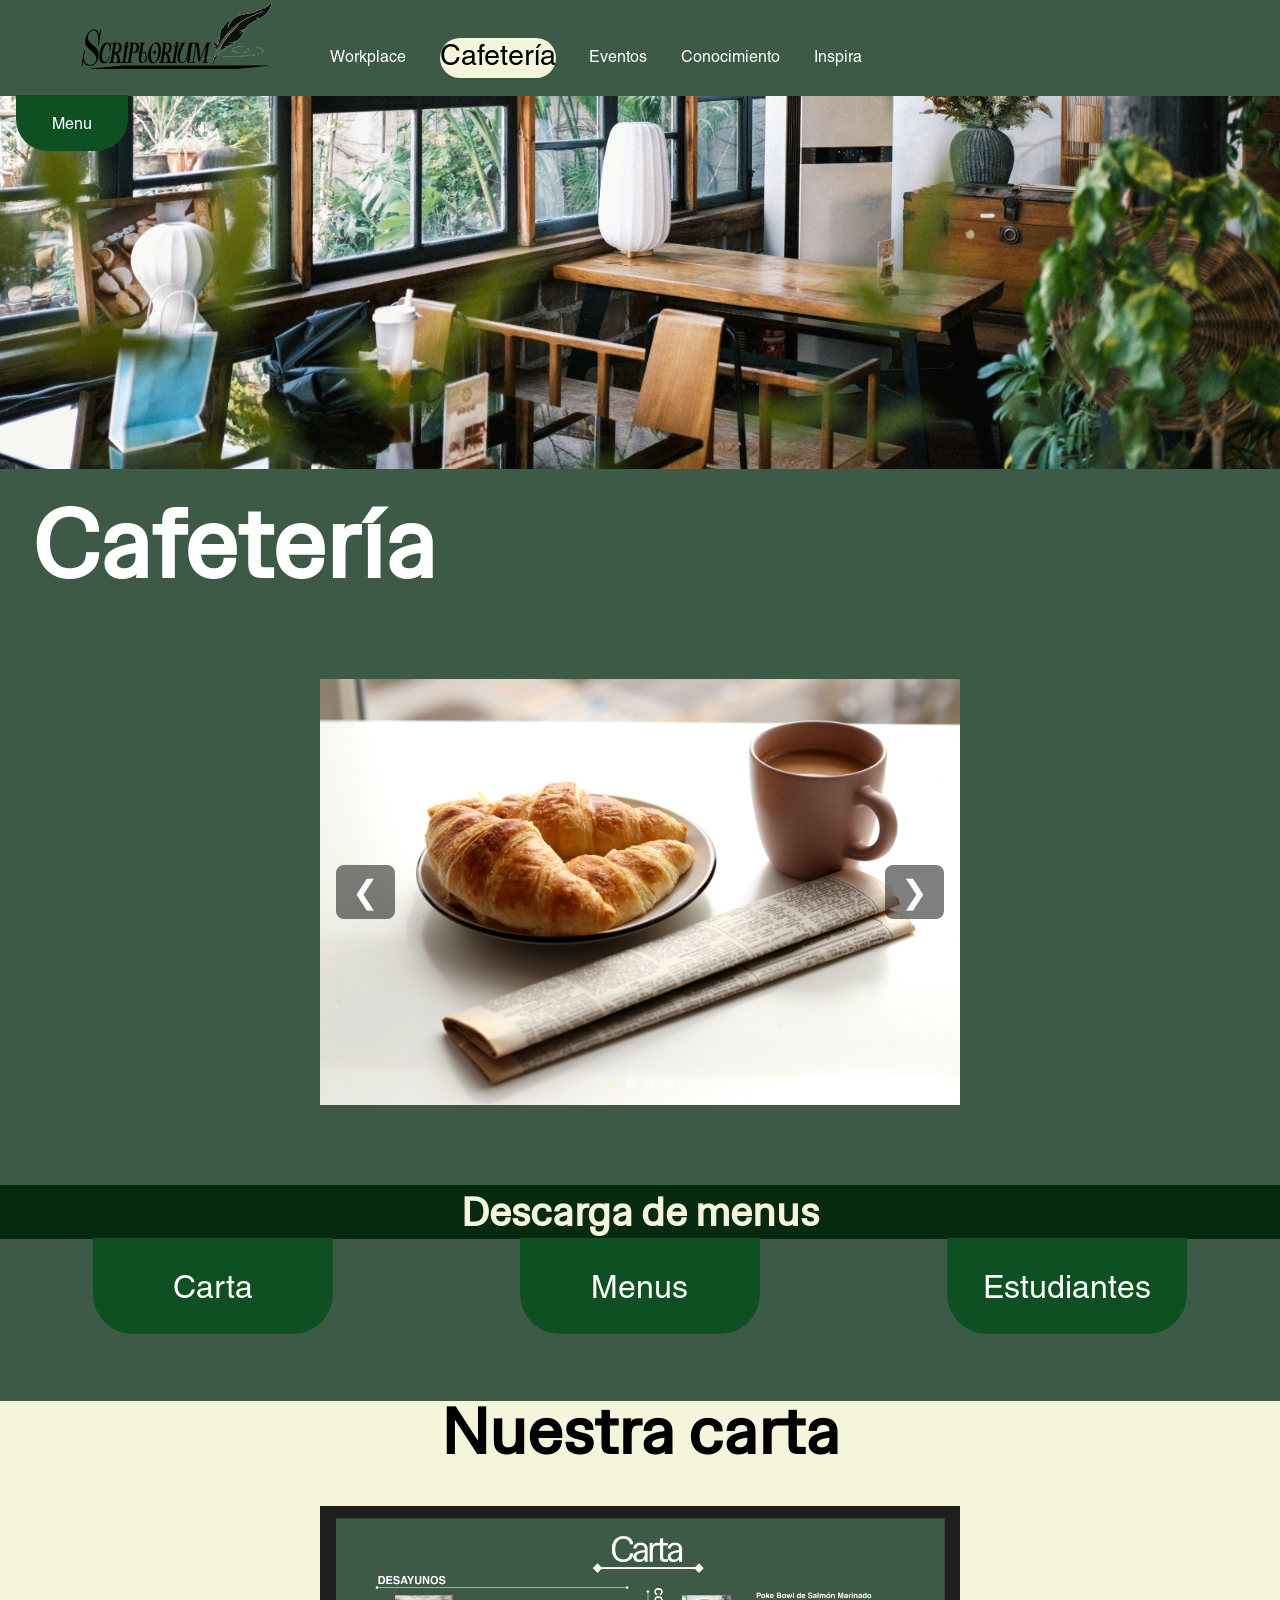
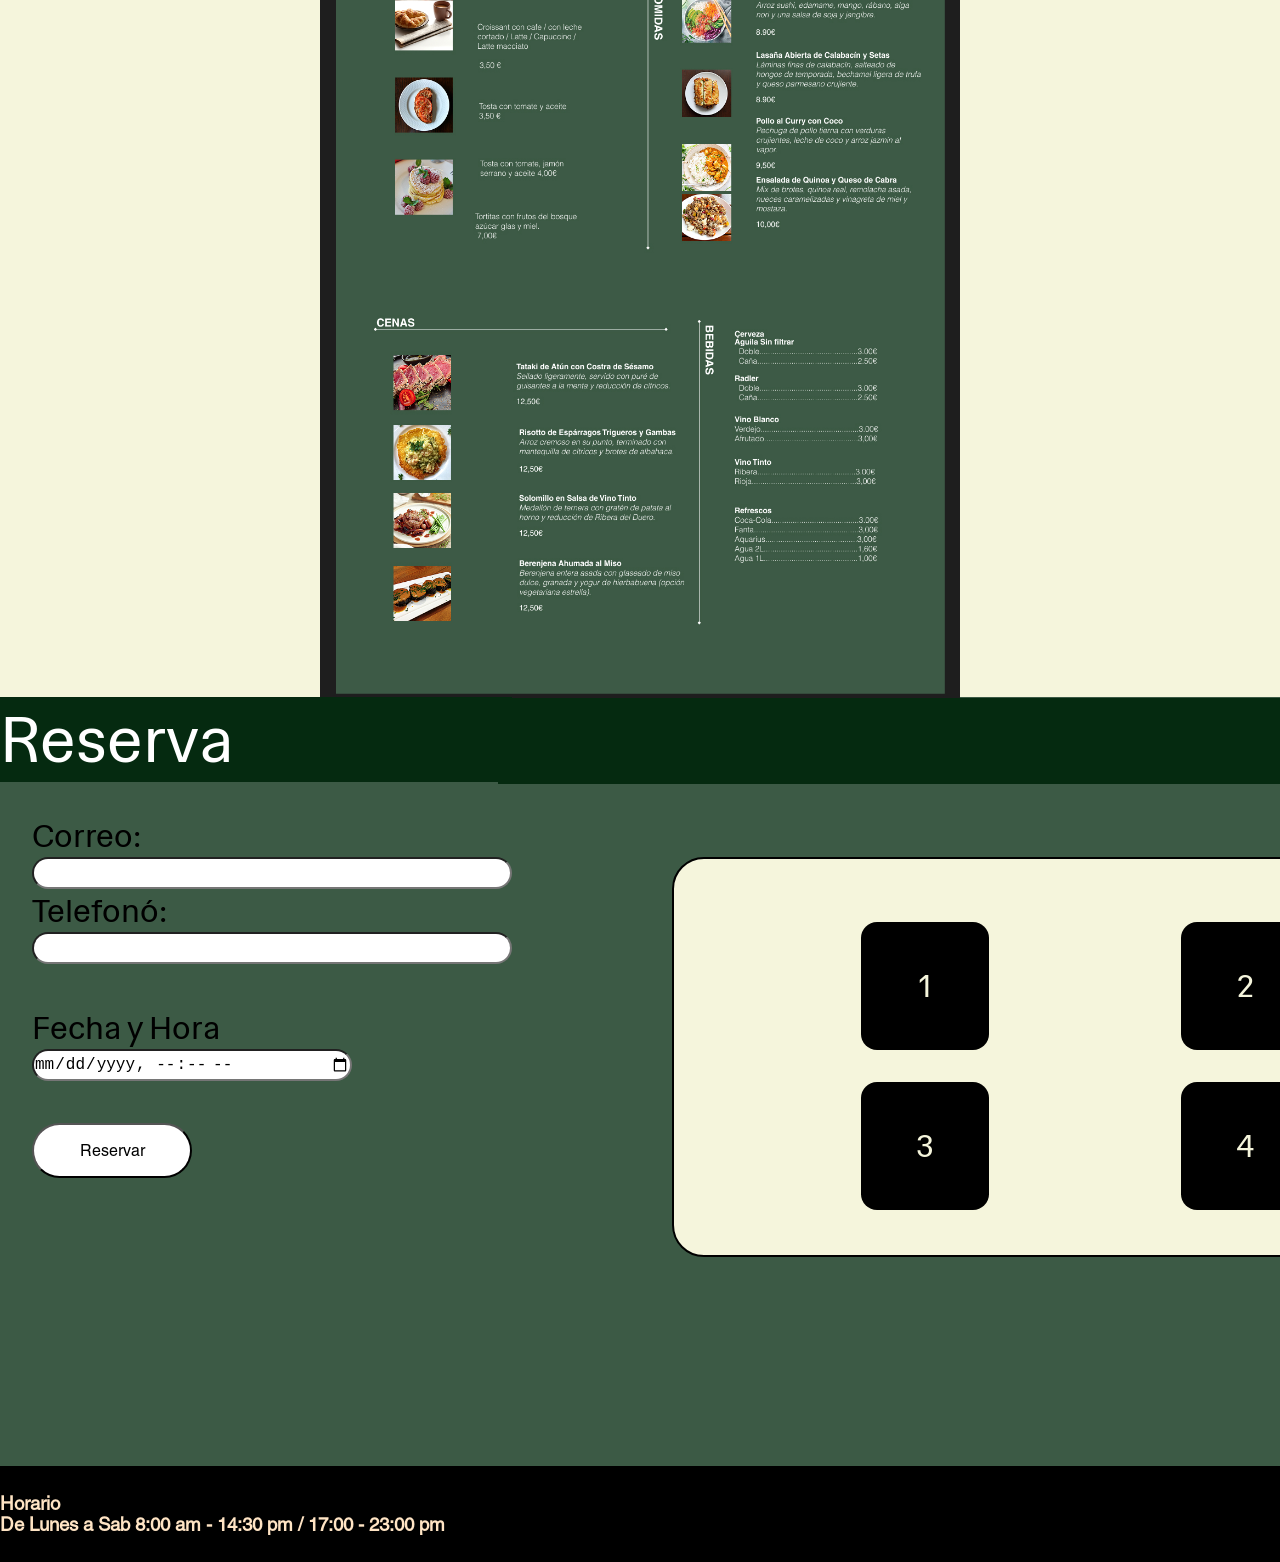
<file: index.html>
<!DOCTYPE html>
<html lang="en">
<head>
    <meta charset="UTF-8">
    <meta name="viewport" content="width=device-width, initial-scale=1.0">
    <link rel="stylesheet" href="css/ccafes.css">
    
    <title>Cafe</title>
</head>

<body>
    <nav>
        <a class="home" href=""><img class="scripte" src="imagenes/2Mesa de trabajo 2RAWR3.png" alt=""></a>
        <a href="#" class="topnav">
            Workplace
        </a>
        <a href="index.html" class="actual">
            Cafetería
        </a>
        <a href="wtf.html" class="topnav">
            Eventos
        </a>
        <a href="#" class="topnav">
            Conocimiento
        </a>
        <a href="inspira.html" class="topnav">
            Inspira
        </a>
        <div id="subnav">
            <a href="#reserva" class="subnav">
                Reservar
            </a>
            <a href="#go" class="subnav">
                Menu
            </a>
        </div>
    </nav>
    <header>
        <div id="caf">
        <img src="imagenes/ba908d47-c558-43ec-8e37-590bd15f925e.jpg" height="500rem" width="1000rem"  alt="">
        <h2>Cafetería</h2>
        </div>
    </header>
    <section id="sliders">
    <article class="container">
        <div class="slider-wrapper">
            <div class="slider">
                <img src="imagenes/2b85c030-860f-472e-914b-2bce12ef1242.jpg" alt="">
                <img src="imagenes/47758aad-7b43-4270-b98b-9e9bd88da251.jpg" alt="">
                <img src="imagenes/6cb6a696-06e2-4095-9369-f0d2db4fa34e.jpg" alt="">
                <img src="imagenes/ba908d47-c558-43ec-8e37-590bd15f925e.jpg" alt="">
            </div>

            <button class="btn prev">❮</button>
            <button class="btn next">❯</button>

            <div class="dots"></div>
        </div>
    </article>
</section>
    </section>
    <article id="descarga">
        <h2 id="lod">
            Descarga de menus
        </h2>
        <br>
        <div class="down">
            <a href="#" class="load">Carta</a>
            <a href="#" class="load">Menus</a>
            <a href="#" class="load">Estudiantes</a>
        </div>
    </article>
    
    <section id="menu">
        <div>
            <h2 id="our">
                Nuestra carta
            </h2>
             <a href="menu.html"><img src="imagenes/A4 - 2.jpg" class="men" id="go" height="500rem" width="500rem" alt=""></a>
         </div>
        
    </section>
    <section id="reserv">
            
               <section>
                    <legend id="reserva">Reserva</legend>
                    <div id="persona">
                    <label for="">Correo:</label> 
                    <input type="text">  
                    <label for="">Telefonó:</label>
                    <input type="text">
                    </div>

                    <div id="fecha">
                    <br>
                    <br>
                    <legend id="fechor">Fecha y Hora</legend>
                    <input type='datetime-local' tabindex='20'>
                    <br>
                    <br>
                    </div>
                    <div id="rav">
                    <button id="butron"><a href="eventos.html">Reservar</a></button>
                    </div>
                </section>
        <section id="mesa">
            <div id="borde"></div>
            <div id="selec">
                <div id="mesa1">1</div>
                <div id="mesa1">2</div>
                <div id="mesa1">3</div>
                <div id="mesa1">4</div>
            </div>
        </section>
          
    </section>
    <footer>
        <h3>
            Horario <br>
            De Lunes a Sab 
            8:00 am - 14:30 pm / 17:00 - 23:00 pm
        </h3>
    </footer>
    <script src="Java/slider.js"></script>
    <script>
    const mesas = document.querySelectorAll("#mesa1");

    mesas.forEach(mesa => {
        mesa.addEventListener("click", () => {

          
            mesas.forEach(m => m.classList.remove("mesa-selected"));

           
            mesa.classList.add("mesa-selected");
        });
    });
</script>
</body>
</html>
</file>
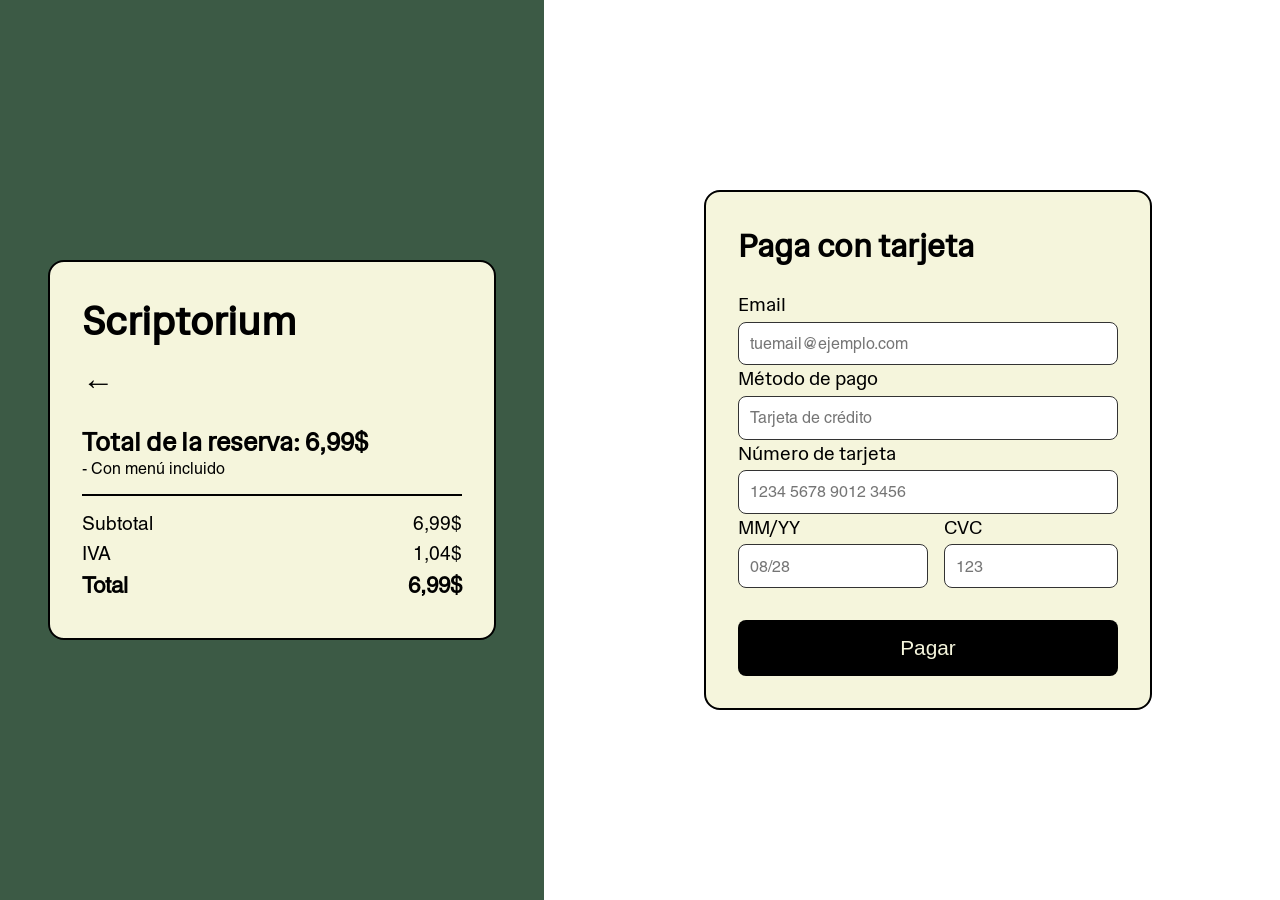
<file: eventos.html>
<!DOCTYPE html>
<html lang="en">
<head>
    <meta charset="UTF-8">
    <meta name="viewport" content="width=device-width, initial-scale=1.0">
    <link rel="stylesheet" href="css/event.css">
    <title>Eventos</title>
</head>
<body>
<article id="pago-container">
    

   
    <div id="resumen">
        <h1>Scriptorium</h1>

        <a id="volver" href="index.html">←</a>

        <h2>Total de la reserva: <span>6,99$</span></h2>
        <p>- Con menú incluido</p>

        <div class="linea"></div>

        <div class="fila">
            <span>Subtotal</span>
            <span>6,99$</span>
        </div>

        <div class="fila">
            <span>IVA</span>
            <span>1,04$</span>
        </div>

        <div class="fila total">
            <span>Total</span>
            <span>6,99$</span>
        </div>
    </div>
</article>   
<article id="pag-container">
    
    <div id="pago">
        <h2>Paga con tarjeta</h2>

        <label>Email</label>
        <input type="email" placeholder="tuemail@ejemplo.com">

        <label>Método de pago</label>
        <input type="text" placeholder="Tarjeta de crédito">

        <label>Número de tarjeta</label>
        <input type="text" placeholder="1234 5678 9012 3456">

        <div id="fila-doble">
            <div>
                <label>MM/YY</label>
                <input type="text" placeholder="08/28">
            </div>

            <div>
                <label>CVC</label>
                <input type="text" placeholder="123">
            </div>
        </div>

        <button id="btn-pagar">Pagar</button>
    </div>
</article> 

</body>
</html>
</file>
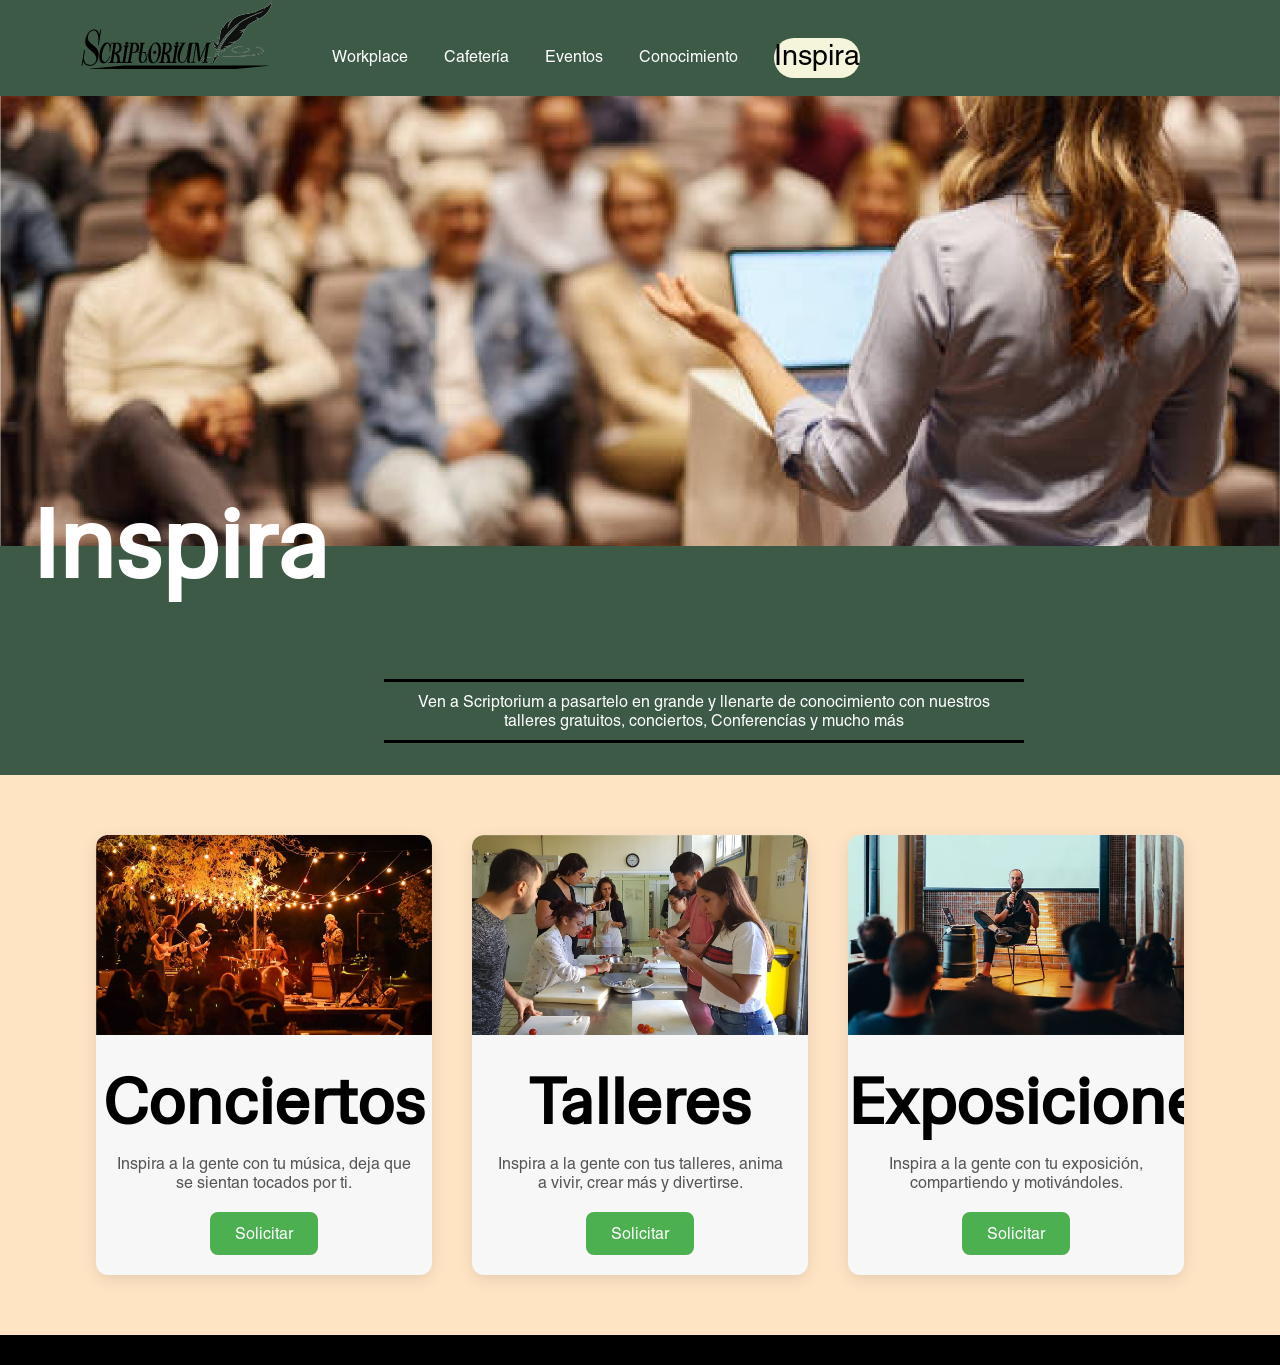
<file: inspira.html>
<!DOCTYPE html>
<html lang="en">
<head>
    <meta charset="UTF-8">
    <meta name="viewport" content="width=device-width, initial-scale=1.0">
    <link rel="stylesheet" href="css/inspira.css">
    <title>Inspira</title>
</head>
<body>
   <nav>
        <a class="home" href=""><img src="imagenes/2Mesa de trabajo 2RAWR3.png" alt=""></a>
        <a href="#" class="topnav">
            Workplace
        </a>
        <a href="index.html" class="topnav">
            Cafetería
        </a>
        <a href="wtf.html" class="topnav">
            Eventos
        </a>
        <a href="#" class="topnav">
            Conocimiento
        </a>
        <a href="inspira.html" class="actual">
            Inspira
        </a>
       <div class="subnav">

       </div>
    </nav>
    <header>
        <div id="caf">
        <img src="imagenes/2Recurso 1.png" height="500rem" width="1000rem" alt="">
        <h2>Inspira</h2>
        </div>

        <p>
           Ven a Scriptorium a pasartelo en grande y llenarte de conocimiento con nuestros talleres gratuitos, conciertos, Conferencías y mucho más
        </p>
    </header>
  
  <section class="cards-section">

    <div class="card">
      <img src="imagenes/2Recurso 5.png" alt="">
      <h2>Conciertos</h2>
      <p>Inspira a la gente con tu música, deja que se sientan tocados por ti.</p>
      <a href="#modal-conciertos" class="btn">Solicitar</a>
    </div>

    <div class="card">
      <img src="imagenes/2Recurso 6.png" alt="">
      <h2>Talleres</h2>
      <p>Inspira a la gente con tus talleres, anima a vivir, crear más y divertirse.</p>
      <a href="#modal-talleres" class="btn">Solicitar</a>
    </div>

    <div class="card">
      <img src="imagenes/2Recurso 7.png" alt="">
      <h2>Exposiciones</h2>
      <p>Inspira a la gente con tu exposición, compartiendo y motivándoles.</p>
      <a href="#modal-expo" class="btn">Solicitar</a>
    </div>

  </section>

  
  <div id="modal-conciertos" class="modal">
    <div class="modal-content">
      <a href="#" class="close">×</a>

      <h2>Conciertos</h2>
      <p>
        Buscamos innovar con la música que queráis ofrecer al público.
        No tenemos un estilo predeterminado pero sí un aforo y espacio limitado.
      </p>

      <div class="upload-box">+</div>

      <input type="email" placeholder="Email">
      <input type="text" placeholder="Teléfono">
      <input type="text" placeholder="DNI">

      <button class="send-btn">Enviar</button>
    </div>
  </div>

  
  <div id="modal-talleres" class="modal">
    <div class="modal-content">
      <a href="#" class="close">×</a>

      <h2>Talleres</h2>
      <p>
        Comparte tus conocimientos y ayuda a otros a desarrollar nuevas habilidades.
      </p>

      <div class="upload-box">+</div>

      <input type="email" placeholder="Email">
      <input type="text" placeholder="Teléfono">
      <input type="text" placeholder="DNI">

      <button class="send-btn">Enviar</button>
    </div>
  </div>

 
  <div id="modal-expo" class="modal">
    <div class="modal-content">
      <a href="#" class="close">×</a>

      <h2>Exposiciones</h2>
      <p>
        Comparte tu arte y motiva a otros con tu visión.
      </p>

      <div class="upload-box">+</div>

      <input type="email" placeholder="Email">
      <input type="text" placeholder="Teléfono">
      <input type="text" placeholder="DNI">

      <button class="send-btn">Enviar</button>
    </div>
  </div>
  <footer></footer>
</body>
</html>
</file>
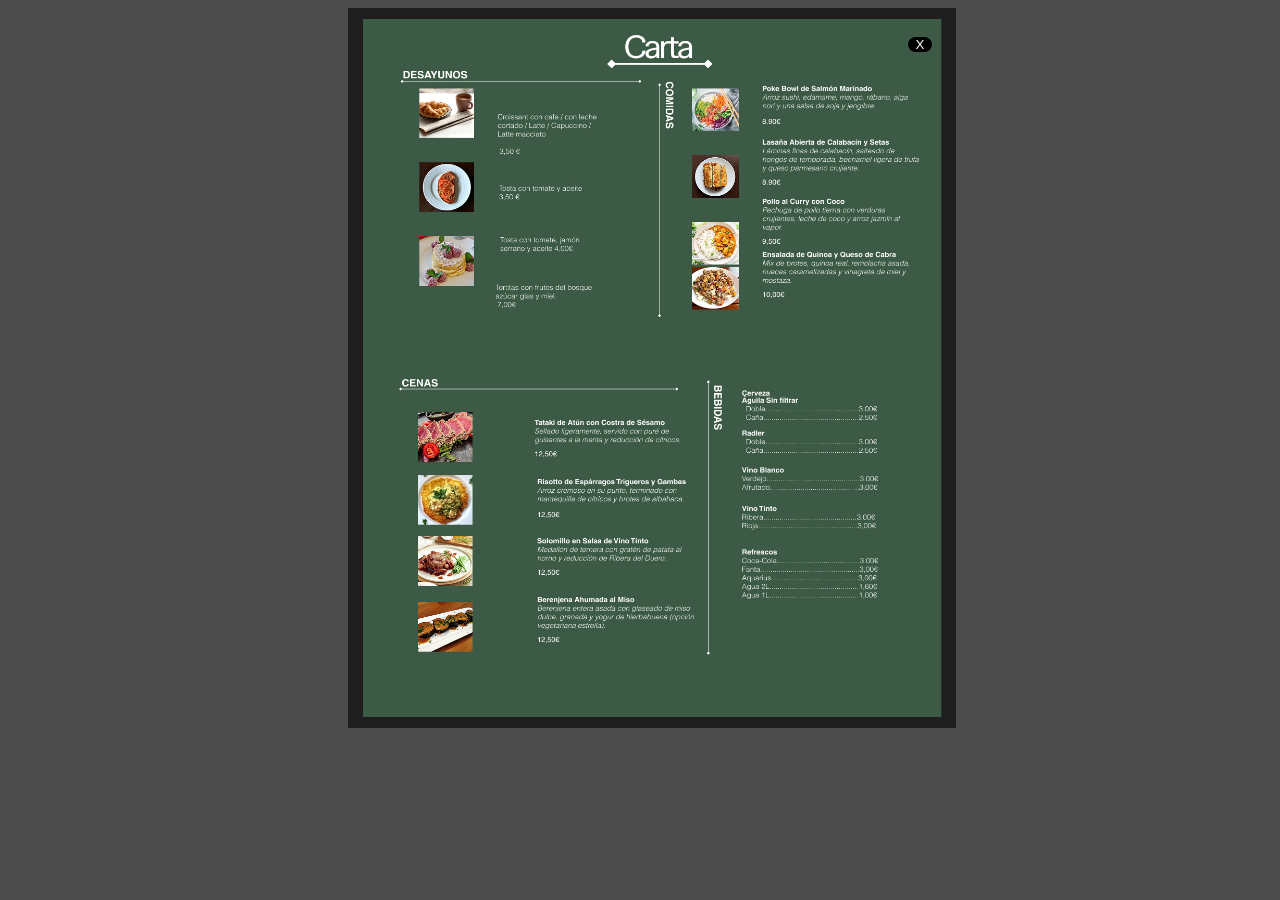
<file: menu.html>
<!DOCTYPE html>
<html lang="en">
<head>
    <meta charset="UTF-8">
    <meta name="viewport" content="width=device-width, initial-scale=1.0">
    <link rel="stylesheet" href="css/menu.css">
    <title>Carta</title>
</head>
<body>
    <a href="index.html"><button>X</button></a>
    <img src="imagenes/A4 - 2.jpg" alt="">
</body>
</html>
</file>
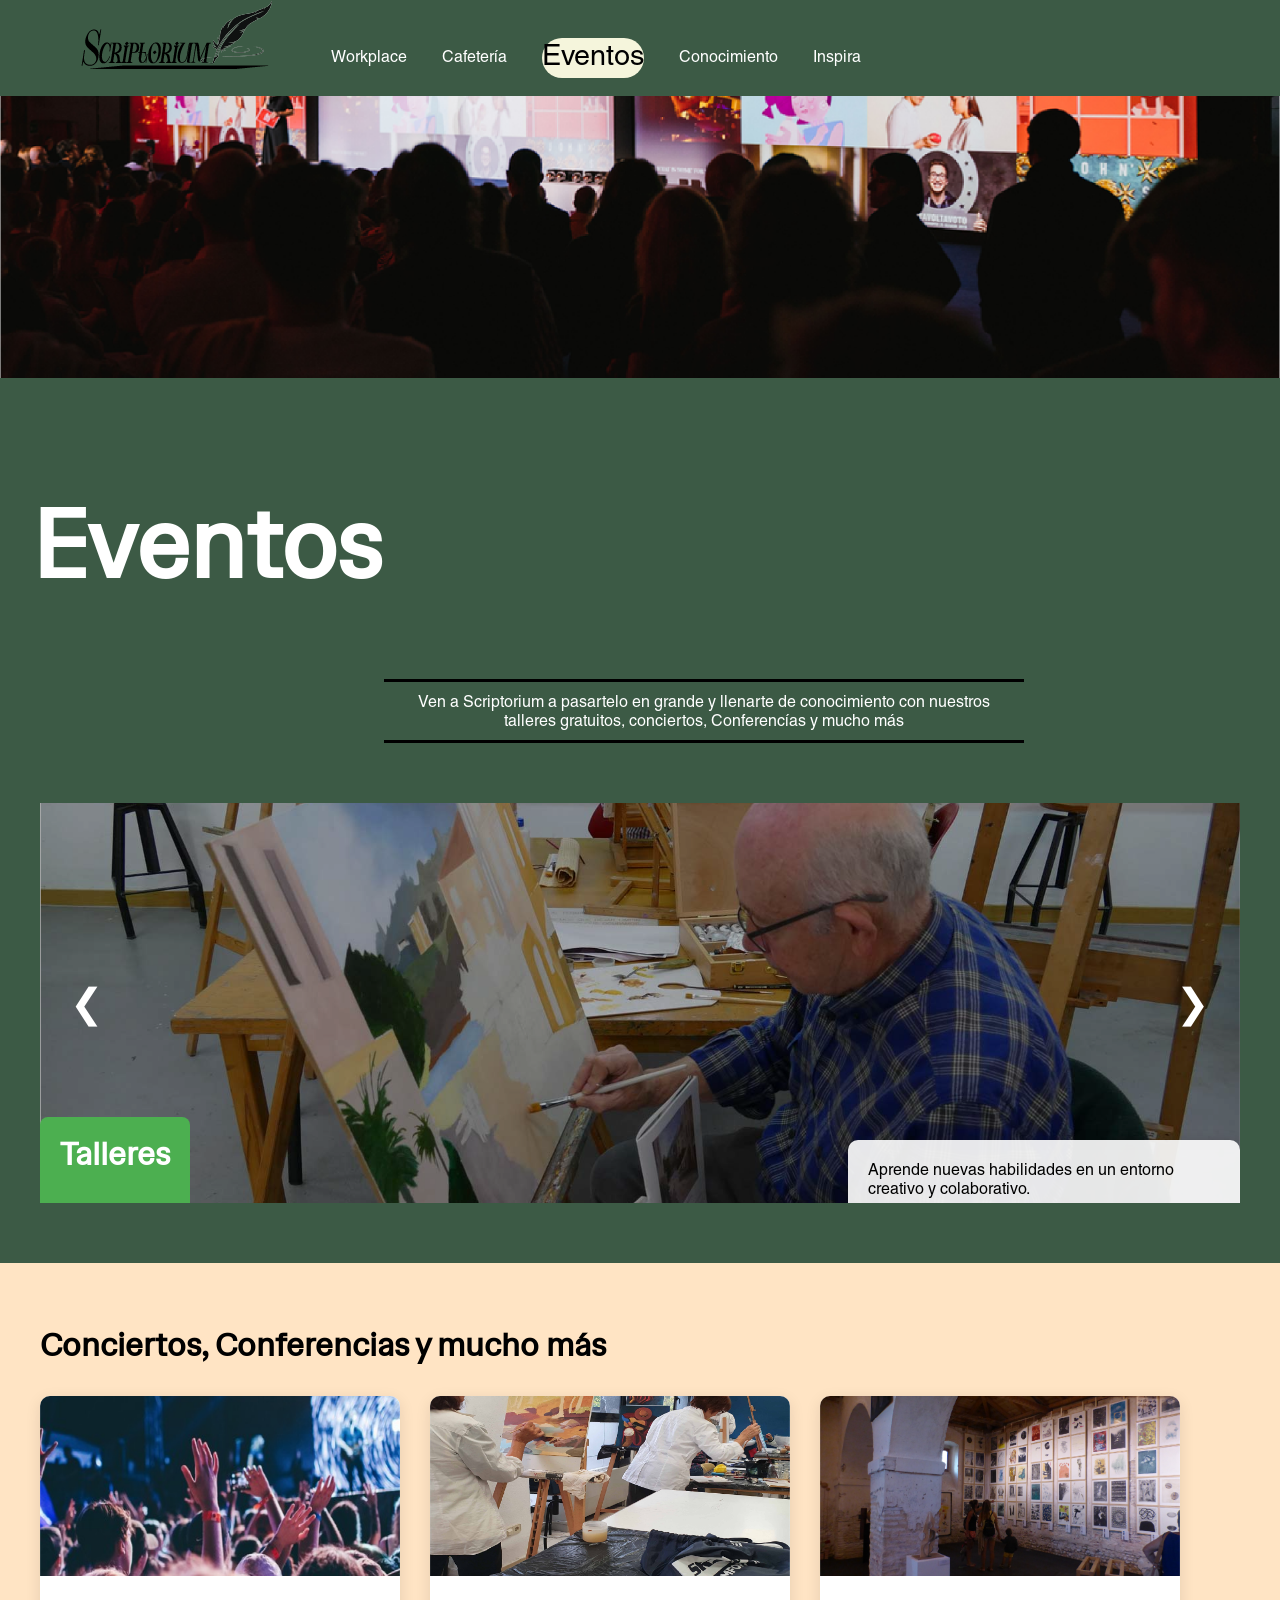
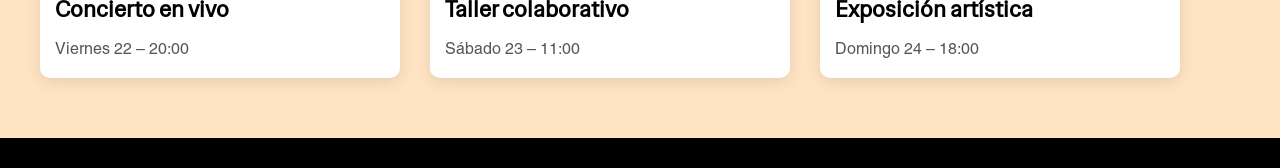
<file: wtf.html>
<!DOCTYPE html>
<html lang="en">
<head>
    <meta charset="UTF-8">
    <meta name="viewport" content="width=device-width, initial-scale=1.0">
    <link rel="stylesheet" href="css/wtf.css">
    <title>Document</title>
</head>
<body>

  <nav>
        <a class="home" href=""><img src="imagenes/2Mesa de trabajo 2RAWR3.png" alt=""></a>
        <a href="#" class="topnav">
            Workplace
        </a>
        <a href="index.html" class="topnav">
            Cafetería
        </a>
        <a href="wtf.html" class="actual">
            Eventos
        </a>
        <a href="#" class="topnav">
            Conocimiento
        </a>
        <a href="inspira.html" class="topnav">
            Inspira
        </a>
       <div class="subnav">

       </div>
    </nav>
    <header>
        <div id="caf">
        <img src="imagenes/2Recurso 8.png" height="500rem" width="1000rem" alt="">
        <h2>Eventos</h2>
        </div>

        <p>
           Ven a Scriptorium a pasartelo en grande y llenarte de conocimiento con nuestros talleres gratuitos, conciertos, Conferencías y mucho más
        </p>
    </header>

  
  <div class="talleres">
    

    <div class="slider-wrapper">

      <div class="slider" id="slider">
          <div class="slide">
            <img src="imagenes/2Recurso 9.png" alt="">
            <div class="slide-content">
              <div class="tag"><h2>Talleres</h2></div>
              <div class="text-box">
                <p>Aprende nuevas habilidades en un entorno creativo y colaborativo.</p>
              </div>
            </div>
          </div>

          <div class="slide">
            <img src="imagenes/group-people-smiling-happy-drawing-sitting-floor-art-studio.jpg" alt="">
            <div class="slide-content">
              <div class="tag"><h2>Talleres</h2></div>
              <div class="text-box">
                <p>Actividades para todas las edades y niveles.</p>
              </div>
            </div>
          </div>
      </div>

        <button class="arrow left" id="prev">&#10094;</button>
        <button class="arrow right" id="next">&#10095;</button>

      </div>
    </div>
        

      
  </section>

  
  <section class="eventos-extra">
    <h2>Conciertos, Conferencias y mucho más</h2>

    <div class="cards">

      <div class="card">
        <img src="imagenes/2Recurso 10.png" alt="">
        <h3>Concierto en vivo</h3>
        <p>Viernes 22 – 20:00</p>
      </div>

      <div class="card">
        <img src="imagenes/2Recurso 11.png" alt="">
        <h3>Taller colaborativo</h3>
        <p>Sábado 23 – 11:00</p>
      </div>

      <div class="card">
        <img src="imagenes/2Recurso 13.png" alt="">
        <h3>Exposición artística</h3>
        <p>Domingo 24 – 18:00</p>
      </div>

    </div>
  </section>

  <footer></footer>
  <script>
  const slider = document.getElementById("slider");
  const slides = document.querySelectorAll(".slide");
  const prev = document.getElementById("prev");
  const next = document.getElementById("next");

  let index = 0;

  function showSlide(i) {
    index = (i + slides.length) % slides.length;
    slider.style.transform = `translateX(${-index * 100}%)`;
  }

  prev.addEventListener("click", () => showSlide(index - 1));
  next.addEventListener("click", () => showSlide(index + 1));
</script>
</body>
</html>
</file>
<file: css/ccafes.css>
*{
    margin: 0;
    padding: 0;
    box-sizing: border-box;
}
body{
background-color: #3c5a45;
/* width: 100vw; */
height: 70rem;
}
@font-face {
    font-family: "Titulos";
    src: url(../Fonts/HedvigLettersSans-Regular.ttf);
}
@font-face {
    font-family: "Textos";
    src: url(../Fonts/Helvetica\ LT\ Pro\ Roman.ttf);
}
nav{
display: flex;
justify-content: center;
align-items: center;
justify-content: space-between;
height: 6rem;
margin-left: 2rem;
margin-right: 2rem;
font-family: "Textos";
}
.topnav{
    height: 2.5rem;
    width: auto;
    display: flex;
    justify-content: center;
    align-items: center;
    background-color: #3c5a45;
    text-decoration: none;
    color: white;
    position: relative;
    top: 0.5rem;
    text-decoration: none;
    transition: color 0.5s ease, font-size 0.5s ease-out, height 0.5s ease, width 0.5s ease;
}
.topnav:hover{
    color: black;
    font-size: 1.8rem;
    background-color: beige;
    height: 2.5rem;
    width: auto;
    border-radius: 2rem;

    /* transition: color 1s ease, font-size 1s ease-out; */
}
.actual{
    color: black;
    font-size: 1.8rem;
    background-color: beige;
    height: 2.5rem;
    width: auto;
    border-radius: 2rem;
    text-decoration: none;
    position: relative;
    top: 0.6rem;
}
#subnav{
    position: relative;
    z-index: 0;
    top: 4.7rem;
    right: 68rem;
    display: flex;
    justify-content: center;
    align-items: center;
    /* background-color: #2bd95f;
    display: flex;
    height: 5rem;
    width: 7rem; */
    /* margin-left: 2rem;
    margin-right: 2rem; */
}
.subnav:hover{
    background-color: bisque;
    color: black;
    /* transition: color 1s ease, background 1s ease; */
}
.subnav{
    font-family: "Textos";
    border-radius: 0 0rem 2rem 2rem;
    margin-left: 2rem;
    margin-right: 2rem;
    background-color: #0e5022;
    color: rgb(255, 255, 255);
    display: flex;
    justify-content: center;
    align-items: center;
    
    height: 3.5rem;
    width: 7rem;
    text-decoration: none; 
    transition: color 0.5s ease, background 0.5s ease;
}
#caf img{
    
    height: 50vh;
    width: 100%;
    object-fit: cover;
    object-position: 0rem -30rem;
    /* object-position: 0 -30rem; */
}
#caf h2{
    font-family: "Titulos";
    width: 52rem;
    position: relative;
    bottom: 4.4rem;
    right: -2rem;
    font-size: 6rem;
    color: #fff;
}
.slider-wrapper {
    position: relative;
    max-width: 40rem;
    overflow: hidden;
}
#sliders{
    display: flex;
    align-items: center;
    justify-content: center;
    
}
.slider {
    display: flex;
    transition: transform 0.5s ease-in-out;
    
}

.slider img {
    width: 100%;
    height: auto;
    object-fit: cover;
}


.btn {
    position: absolute;
    top: 50%;
    transform: translateY(-50%);
    background: rgba(0,0,0,0.5);
    color: white;
    border: none;
    font-size: 2rem;
    padding: 0.5rem 1rem;
    cursor: pointer;
    border-radius: 0.5rem;
}

.prev { left: 1rem; }
.next { right: 1rem; }


.dots {
    position: absolute;
    bottom: 1rem;
    left: 50%;
    transform: translateX(-50%);
    display: flex;
    gap: 0.5rem;
}

.dots div {
    width: 0.7rem;
    height: 0.7rem;
    background: white;
    opacity: 0.5;
    border-radius: 50%;
    cursor: pointer;
}

.dots .active {
    opacity: 1;
    background: beige;
}
#descarga{
    margin-top: 5rem;
    display: flex;
    flex-direction: column;
    text-align: center;

}
#lod{
    font-family: "Titulos";
    font-size: 2.5rem;
    background-color: #052a10;
    color: beige;
    /* border-radius: 2rem; */
    
    
    
}
.down{
    display: flex;
    justify-content: space-around;
    align-items: center;
    
}
.load{
    position: relative;
    top: -1.2rem;
    font-size: 2rem;
    font-family: "Textos";
    /* margin-left: 13rem;
    margin-right: 6rem; */
    margin-bottom: 3rem;
    text-decoration: none;
    color: #fff;
    /* border-bottom: black ridge 7px; */
    border-radius: 2px;
    background-color: #0e5022;
    height: 6rem;
    width: 15rem;
    border-radius: 0 0rem 2.5rem 2.5rem;
    display: flex;
    justify-content: center;
    align-items: center;
    transition: color 0.5s ease, background 0.5s ease;
}
.load:hover{
    background-color: bisque;
    color: black;
    /* transition: color 1s ease, background 1s ease; */
}
#menu{
    background-color: beige;
    height: 70vw;
    display: flex;
    flex-direction: column;
    justify-content: center;
    align-items: center;
    margin-bottom: 20rem;
}

#our{
font-family: "Titulos";
font-size: 4rem;
/* position: relative;  */
/* top: -10rem; */
text-align: center;
margin-bottom: 2rem;
/* border-bottom: black ridge 7px; */

}
.men{
    height: 50rem;
    width: 40rem;
}
footer{
    background-color: black;
    height: 6rem;
    color: bisque;
    font-family: "Textos";
    display: flex;
    align-items: center;    
}

#lod{
    text-align: center;
}
#reserv{
    display: flex;
}
#reserva{
    font-family: "Titulos";
    font-size: 4rem;
    position: relative;
    top: -20rem;
    background-color: #052a10;
    color:  white;
    overflow: auto;
    
}
#borde{
    background-color: #052a10;
    position: relative;
    top: -10.1rem;
    right: 11rem;
    height: 5.4rem;
    width: 63.9rem;
}
#persona{
    display: flex;
    flex-direction: column;
    width: 30rem;
    margin-left: 2rem;
    position: relative;
    top: -18rem;
}
#fecha{
    display: flex;
    flex-direction: column;
    width: 20rem;
    margin-left: 2rem;
    position: relative;
    top: -18rem;
    font-family: "Titulos";
}
#rav{
     display: flex;
    flex-direction: column;
    width: 10rem;
    margin-left: 2rem;
    position: relative;
    top: -18rem;
}
input{
    border-radius: 5rem;
    height: 2rem;
    font-size: 1rem;
}
label{
    font-size: 2rem;
    font-family: "Titulos";

}
legend{
    font-size: 2rem;
}
#mesa{
    background-color: beige;
    height: 25rem;
    width: 50rem;
    position: relative;
    top: -10rem;
    margin-left: 10rem;
    border-radius: 2rem;
    border: black solid 2px;
}
#mesa1{
    background-color: black;
    height: 8rem;
    width: 8rem;
    margin: 0.5rem;
    display: flex;
    justify-content: center;
    align-items: center;
    color: beige;
    border-radius: 1rem;
    transition: color 0.5s ease, background 0.5s ease;
}
#selec{
    position: relative;
    left: 11.2rem;
    top: -2rem;
    right: 2rem;
    display: grid;
    grid-template-columns:repeat(2, 20rem);
    grid-template-rows: repeat(2, 10rem);
    width: 1rem;
    font-family: "Titulos";
    font-size: 2rem;
    
}
.mesa-selected {
    background-color: bisque !important;
    color: black !important;
    border: 3px solid black;
}
#butron{
    background-color: #fff;
    border-radius: 2rem;
    padding: 1rem 1rem;
    
    text-decoration: none;
}
a{
    text-decoration: none;
    color: black;
    font-family: "Textos";
    font-size: 1rem;
}
@media screen and (min-width: 480px) and (max-width: 600px) {
    
    body {
        height: auto; 
        overflow-x: hidden;
    }

    
    nav {
        flex-direction: column;
        height: auto;
        padding: 1rem 0;
        gap: 0.5rem;
        margin: 0 1rem;
    }

    .topnav, .actual {
        width: 100%;
        text-align: center;
        top: 0;
        height: 3rem;
    }

    #subnav {
        position: static; 
        width: 100%;
        justify-content: space-around;
        margin-top: 0.5rem;
    }

    .subnav {
        border-radius: 2rem;
        height: 3rem;
        width: 45%;
        margin: 0;
    }

    
    /* header{
        display: none;
    } */
    #caf img {
        height: 35vh;
        display: none;
    }
    
    #caf h2 {
        width: 100%;
        position: static; 
        text-align: center;
        font-size: 3.5rem;
        background-color: #052a10;
        padding: 0.5rem 0;
    }

    .slider-wrapper {
        max-width: 90%;
        margin: 0 auto;
    }

   
    #descarga {
        margin-top: 3rem;
    }

    .down {
        flex-direction: column;
        gap: 1rem;
    }

    .load {
        position: static;
        width: 80%;
        height: 4.5rem;
        margin-bottom: 0;
        border-radius: 2rem;
    }

   
    #menu {
        height: auto;
        padding: 3rem 1rem;
        margin-bottom: 5rem;
    }

    #our {
        font-size: 2.5rem;
    }

    .men {
        width: 100%;
        height: auto; 
        max-width: 25rem;
    }

   
    #reserv {
        flex-direction: column; 
        align-items: center;
        gap: 2rem;
        padding: 0 1rem;
    }

    #reserva {
        position: static;
        font-size: 2.5rem;
        text-align: center;
        margin-bottom: 1.5rem;
        display: block;
    }

    #persona, #fecha, #rav {
        position: static;
        width: 100%;
        margin-left: 0;
        margin-bottom: 1.5rem;
    }

    #fechor {
        font-size: 1.5rem;
    }

    #butron {
        width: 100%;
        text-align: center;
    }

    
    #mesa {
        position: static;
        width: 100%;
        max-width: 30rem;
        height: auto;
        margin-left: 0;
        padding: 1.5rem 1.5rem;
        display: flex;
        justify-content: center;
        align-items: center;
    }

    #borde {
        display: none; 
    }

    #selec {
        position: static;
        left: 10rem;
        display: grid;
        grid-template-columns: repeat(2, 1fr); 
        grid-template-rows: auto;
        gap: 1rem;
        width: 100%;
    }

    .mesa-item {
        background-color: black;
        height: 6rem;
        width: 100%; 
        margin: 0;
        display: flex;
        justify-content: center;
        align-items: center;
        color: beige;
        border-radius: 1rem;
    }

   
    footer {
        height: auto;
        padding: 1.5rem 1rem;
        text-align: center;
        justify-content: center;
    }

    footer h3 {
        font-size: 1.1rem;
        line-height: 1.6;
    }
}
</file>
<file: css/event.css>
*{
    padding: 0;
    margin: 0;
    box-sizing: border-box;
}
@font-face {
    font-family: "Titulos";
    src: url(../Fonts/HedvigLettersSans-Regular.ttf);
}
@font-face {
    font-family: "Textos";
    src: url(../Fonts/Helvetica\ LT\ Pro\ Roman.ttf);
}
body{
    display: flex;
}
h1{
    font-family: "Titulos";
}
p{
    font-family: "Textos";
}
h2{
font-family: "Titulos";
}
span{
font-family: "Textos";
}
label{
    font-family: "Titulos";
}
input{
    font-family: "Textos";
}
a{
    text-decoration: none;
    color: black;
}
#pago-container{
    display: flex;
    justify-content: center;
    align-items: center;
   
    gap: 4rem;
    padding: 3rem;
    background-color: #3c5a45;
    min-height: 100vh;
    
}
#pag-container{
    display: flex;
    justify-content: center;
    align-items: center;
    margin-left: 10rem;
}

#resumen{
    background-color: beige;
    padding: 2rem;
    width: 28rem;
    border-radius: 1rem;
    border: 2px solid black;
}

#resumen h1{
    font-size: 2.5rem;
    margin-bottom: 1rem;
}

#volver{
    font-size: 2rem;
    cursor: pointer;
}

#resumen h2{
    margin-top: 1.5rem;
    font-size: 1.6rem;
}

.linea{
    width: 100%;
    height: 2px;
    background-color: black;
    margin: 1rem 0;
}

.fila{
    display: flex;
    justify-content: space-between;
    font-size: 1.2rem;
    margin: .5rem 0;
}

.total{
    font-weight: bold;
    font-size: 1.4rem;
}


#pago{
    background-color: beige;
    padding: 2rem;
    width: 28rem;
    border-radius: 1rem;
    border: 2px solid black;
}

#pago h2{
    font-size: 2rem;
    margin-bottom: 1.5rem;
}

label{
    font-size: 1.2rem;
    margin-top: 1rem;
}

input{
    width: 100%;
    padding: .7rem;
    border-radius: .5rem;
    border: 1px solid #333;
    margin-top: .3rem;
    font-size: 1rem;
}

#fila-doble{
    display: flex;
    gap: 1rem;
}

#btn-pagar{
    margin-top: 2rem;
    width: 100%;
    padding: 1rem;
    background-color: black;
    color: beige;
    border: none;
    border-radius: .5rem;
    font-size: 1.3rem;
    cursor: pointer;
    transition: .3s;
}

#btn-pagar:hover{
    background-color: bisque;
    color: black;
}

@media screen and (min-width: 480px) and (max-width: 600px) {
    
    body {
        flex-direction: column; 
        min-height: 100vh;
        background-color: #3c5a45;
    }

   
    #pago-container {
        width: 100%;
        min-height: auto;
        padding: 2rem 1rem 1rem 1rem; 
        gap: 0;
    }

    #resumen {
        width: 100%; 
        max-width: 100%;
        padding: 1.5rem;
    }

    #resumen h1 {
        font-size: 2.2rem;
        text-align: center;
    }

    
    #pag-container {
        width: 100%;
        margin-left: 0; 
        padding: 1rem 1rem 2rem 1rem;
    }

    #pago {
        width: 100%; 
        max-width: 100%;
        padding: 1.5rem;
    }

    #pago h2 {
        font-size: 1.8rem;
        margin-bottom: 1.5rem;
        text-align: center;
    }

    
    label {
        font-size: 1.2rem;
        margin-top: 0.8rem;
    }

    input {
        width: 100%;
        height: 2.5rem; 
        font-size: 1rem;
        padding: 0 0.8rem;
    }

    
    #fila-doble {
        flex-direction: column; 
        gap: 1rem;
    }

    #fila-doble div {
        width: 100%; 
    }

    
    #pago button {
        width: 100%;
        height: 3.5rem; 
        font-size: 1.3rem;
        margin-top: 2rem;
    }
}
</file>
<file: css/inspira.css>
*{
    padding: 0;
    margin: 0;
    box-sizing: border-box;
}
body{
    background-color: #3c5a45;
}
@font-face {
    font-family: "Titulos";
    src: url(../Fonts/HedvigLettersSans-Regular.ttf);
}
@font-face {
    font-family: "Textos";
    src: url(../Fonts/Helvetica\ LT\ Pro\ Roman.ttf);
}
body p{
    font-family: "Textos";
    
}
body h2{
    font-family: "Titulos";
    font-size: 4rem;
}
body h3{
    font-family: "Titulos";
    font-size: 4rem;
}
body a{
  font-family: "Textos";
}
.hero {
  background: url("imagenes/hero.jpg") center/cover no-repeat;
  padding: 120px 40px;
  text-align: center;
  color: black;
}

.hero h1 {
  font-size: 60px;
  margin-bottom: 20px;
}

.hero p {
  font-size: 20px;
  max-width: 700px;
  margin: auto;
}
nav{
display: flex;
justify-content: center;
align-items: center;
justify-content: space-between;
height: 6rem;
margin-left: 2rem;
margin-right: 2rem;
font-family: "Textos";
}
.topnav{
    height: 2.5rem;
    width: auto;
    display: flex;
    justify-content: center;
    align-items: center;
    background-color: #3c5a45;
    text-decoration: none;
    color: white;
    position: relative;
    top: 0.5rem;
    text-decoration: none;
    transition: color 0.5s ease, font-size 0.5s ease-out, height 0.5s ease, width 0.5s ease;
    
}
.subnav{
    background-color: #3c5a45;
    height: 8rem;
    width: 22rem;
}
.topnav:hover{
    color: black;
    font-size: 1.8rem;
    background-color: beige;
    height: 2.5rem;
    width: auto;
    border-radius: 2rem;

    /* transition: color 1s ease, font-size 1s ease-out; */
}
.actual{
    color: black;
    font-size: 1.8rem;
    background-color: beige;
    height: 2.5rem;
    width: auto;
    border-radius: 2rem;
    text-decoration: none;
    position: relative;
    top: 0.6rem;
}

#caf img{
    
    height: 50vh;
    width: 100%;
    object-fit: cover;
    object-position: 0rem -15rem;
    /* object-position: 0 -30rem; */
}
#caf h2{
    font-family: "Titulos";
    width: 52rem;
    position: relative;
    bottom: 4.4rem;
    right: -2rem;
    font-size: 6rem;
    color: #fff;
}
header p{
    position: relative;
    left: 24rem;
    text-align: center;
    color: white;
    border-top: black 0.2rem solid;
    border-bottom: black 0.2rem solid;
    width: 50%;
    padding: 10px;
    margin-bottom: 2rem;
}

.cards-section {
  display: flex;
  justify-content: center;
  gap: 40px;
  padding: 60px 40px;
  background-color: bisque;
}

.card {
  width: 28%;
  background: #f7f7f7;
  border-radius: 12px;
  overflow: hidden;
  box-shadow: 0 4px 15px rgba(0,0,0,0.1);
  text-align: center;
  padding-bottom: 20px;
}

.card img {
  width: 100%;
  height: 200px;
  object-fit: cover;
}

.card h2 {
  margin: 20px 0 10px;
}

.card p {
  padding: 0 20px;
  color: #555;
}

.btn {
  display: inline-block;
  margin-top: 20px;
  padding: 12px 25px;
  background: #4CAF50;
  color: white;
  text-decoration: none;
  border-radius: 8px;
  transition: 0.3s;
}

.btn:hover {
  background: #3e8e41;
}


.modal {
  position: fixed;
  top: 0;
  left: 0;
  width: 100%;
  height: 100%;
  background: rgba(0,0,0,0.6);
  display: none;
  justify-content: center;
  align-items: center;
  padding: 20px;
}


.modal:target {
  display: flex;
}

.modal-content {
  background: white;
  width: 450px;
  padding: 30px;
  border-radius: 12px;
  position: relative;
  text-align: left;
}

.close {
  position: absolute;
  top: 15px;
  right: 20px;
  font-size: 28px;
  text-decoration: none;
  color: #333;
}

.upload-box {
  width: 100%;
  height: 150px;
  border: 2px dashed #aaa;
  border-radius: 10px;
  font-size: 60px;
  color: #777;
  display: flex;
  justify-content: center;
  align-items: center;
  margin: 20px 0;
}

.modal-content input {
  width: 100%;
  padding: 12px;
  margin-bottom: 15px;
  border-radius: 6px;
  border: 1px solid #ccc;
}

.send-btn {
  width: 100%;
  padding: 12px;
  background: black;
  color: white;
  border: none;
  border-radius: 6px;
  cursor: pointer;
  font-size: 16px;
}

.send-btn:hover {
  background: #333;
}
footer{
    background-color: black;
    padding: 15px;
}

@media screen and (min-width: 480px) and (max-width: 600px) {

    body {
        overflow-x: hidden;
    }

    
    nav {
        flex-direction: column;
        height: auto;
        padding: 1.5rem 0;
        gap: 0.8rem;
        margin: 0 1rem;
    }

    nav a.home {
        display: flex;
        justify-content: center;
        align-items: center;
        width: 100%;
        margin-bottom: 1rem;
    }

    
    nav a.home img {
        width: 13rem;
        height: auto;
        object-fit: contain;
    }
    
    .topnav, .actual {
        width: 100%;
        text-align: center;
        top: 0;
        height: 3.2rem;
        display: flex;
        justify-content: center;
        align-items: center;
    }

    .subnav {
        display: none; 
    }

   
    #caf img {
        height: 35vh;
        display: none;
    }

    #caf h2 {
        width: 100%;
        position: static; 
        text-align: center;
        font-size: 3.5rem;
        background-color: #052a10;
        padding: 0.5rem 0;
    }

    header p {
        position: static;
        width: 90%;
        margin: 2rem auto;
        font-size: 1.1rem;
        border-left: none;
        border-right: none;
    }

   
    .cards-section {
        flex-direction: column; 
        align-items: center;
        gap: 2.5rem;
        padding: 30px 20px;
    }

    .card {
        width: 95%; 
        max-width: 25rem;
        padding-bottom: 25px;
    }

    .card h2 {
        font-size: 2rem;
    }

    .card p {
        font-size: 1.1rem;
    }

    .btn {
        width: 80%;
        padding: 14px 0;
        font-size: 1.1rem;
    }

    
    .modal {
        padding: 10px;
    }

    .modal-content {
        width: 95%;
        max-width: 400px;
        padding: 20px;
        border-radius: 10px;
    }

    .modal-content h2 {
        font-size: 2rem;
        margin-top: 10px;
    }

    .modal-content p {
        font-size: 1rem;
        line-height: 1.4;
    }

    .upload-box {
        height: 100px;
        font-size: 40px;
        margin: 15px 0;
    }

    .modal-content input {
        padding: 10px;
        font-size: 1rem;
        margin-bottom: 10px;
    }

    .send-btn {
        padding: 12px;
        font-size: 1.1rem;
    }

    .close {
        top: 10px;
        right: 15px;
        font-size: 32px;
    }

   
    footer {
        padding: 20px;
    }
}
</file>
<file: css/menu.css>
*{
    margin: 0;
    padding: 0;
    box-sizing: border-box;
}
body{
    display: flex;
    align-items: center;
    justify-content: center;
    background-color: rgba(0, 0, 0, 0.707);
}
button{
    position: relative;
    bottom: 20rem;
    left: 36.5rem;
    background-color: black;
    color: white;
    border-radius: 10rem;
    width: 1.5rem;
    border: none;
}
img{
    margin-top: 0.5rem;
    height: 45rem;
    width: 38rem;

}

@media screen and (min-width: 480px) and (max-width: 600px) {
    
    body {
        min-height: 100vh;
        padding: 1rem;
        flex-direction: column;
        justify-content: flex-start; 
        overflow-y: auto; 
    }

   
    button {
        position: static; 
        margin-bottom: 1.5rem;
        align-self: flex-end; 
        
        width: 3rem;
        height: 3rem;
        font-size: 1.5rem;
        font-weight: bold;
        border-radius: 50%;
        cursor: pointer;
        
        display: flex;
        justify-content: center;
        align-items: center;
        box-shadow: 0 4px 10px rgba(0, 0, 0, 0.3);
    }

    
    img {
        margin-top: 0;
        width: 100%; 
        height: auto; 
        max-width: 100%;
        border-radius: 8px;
        box-shadow: 0 4px 15px rgba(0, 0, 0, 0.5);
    }
}
</file>
<file: css/wtf.css>
*{
    margin: 0;
    border: 0;
    box-sizing: border-box;
}
body{
    background-color: #3c5a45;
}
@font-face {
    font-family: "Titulos";
    src: url(../Fonts/HedvigLettersSans-Regular.ttf);
}
@font-face {
    font-family: "Textos";
    src: url(../Fonts/Helvetica\ LT\ Pro\ Roman.ttf);
}
body p{
    font-family: "Textos";
    
}
body h2{
    font-family: "Titulos";
    font-size: 4rem;
}
body h3{
    font-family: "Titulos";
    font-size: 4rem;
}
nav{
display: flex;
justify-content: center;
align-items: center;
justify-content: space-between;
height: 6rem;
margin-left: 2rem;
margin-right: 2rem;
font-family: "Textos";
}
.topnav{
    height: 2.5rem;
    width: auto;
    display: flex;
    justify-content: center;
    align-items: center;
    background-color: #3c5a45;
    text-decoration: none;
    color: white;
    position: relative;
    top: 0.5rem;
    text-decoration: none;
    transition: color 0.5s ease, font-size 0.5s ease-out, height 0.5s ease, width 0.5s ease;
    
}
.subnav{
    background-color: #3c5a45;
    height: 8rem;
    width: 22rem;
}
.topnav:hover{
    color: black;
    font-size: 1.8rem;
    background-color: beige;
    height: 2.5rem;
    width: auto;
    border-radius: 2rem;

    /* transition: color 1s ease, font-size 1s ease-out; */
}
.actual{
    color: black;
    font-size: 1.8rem;
    background-color: beige;
    height: 2.5rem;
    width: auto;
    border-radius: 2rem;
    text-decoration: none;
    position: relative;
    top: 0.6rem;
}

#caf img{
    
    height: 50vh;
    width: 100%;
    object-fit: cover;
    object-position: 0rem -30rem;
    /* object-position: 0 -30rem; */
}
#caf h2{
    font-family: "Titulos";
    width: 52rem;
    position: relative;
    bottom: 4.4rem;
    right: -2rem;
    font-size: 6rem;
    color: #fff;
}
header p{
    position: relative;
    left: 24rem;
    text-align: center;
    color: white;
    border-top: black 0.2rem solid;
    border-bottom: black 0.2rem solid;
    width: 50%;
    padding: 10px;
}
.talleres {
  padding: 60px 40px;
  
}

.talleres h2 {
  font-size: 32px;
  margin-bottom: 20px;
}

.slider {
  display: flex;
  transition: transform 0.6s ease;
}
.arrow {
  background: transparent;
  border: none;
  outline: none;
  cursor: pointer;
  color: white;
  font-size: 40px;
  position: absolute;
  top: 50%;
  transform: translateY(-50%);
  padding: 10px;
}

.arrow:hover {
  color: #4CAF50;
}
.slide {
  min-width: 100%;
  height: 100%;
}
.slider-wrapper {
  position: relative;
  width: 100%;
  height: 400px;
  overflow: hidden;
}

.slider {
  width: 100%;
  height: 100%;
}

.slide {
  position: relative;
  width: 100%;
  height: 100%;
  
}

.slide img {
  width: 100%;
  height: 100%;
  object-fit: cover;
  filter: brightness(70%);
}


.slide-content {
  position: absolute;
  top: 0;
  left: 0;
  width: 100%;
  height: 100%;
  display: flex;
  justify-content: space-between;
  align-items: center;
  padding: 40px;
}

.tag {
  background: #4CAF50;
  color: white;
  padding: 15px 20px;
  font-size: 48px;
  border-radius: 8px;
  position: relative;
  top: 10rem;
  left: -2.5rem;
}

.text-box {
  background: rgba(255, 255, 255, 0.9);
  width: 35%;
  padding: 20px;
  border-radius: 10px;
  box-shadow: 0 4px 15px rgba(0,0,0,0.2);
  position: relative;
  top: 11rem;
  left: 2.5rem;

}
.slider-wrapper {
  position: relative;
}



.left {
  left: 20px;
}

.right {
  right: 20px;
}


.eventos-extra {
  padding: 60px 40px;
  background-color: bisque;
}

.eventos-extra h2 {
  font-size: 32px;
  margin-bottom: 30px;
}

.cards {
  display: flex;
  gap: 30px;
}

.card {
  width: 30%;
  background: white;
  border-radius: 10px;
  overflow: hidden;
  box-shadow: 0 4px 15px rgba(0,0,0,0.1);
}

.card img {
  width: 100%;
  height: 180px;
  object-fit: cover;
}

.card h3 {
  padding: 15px;
  font-size: 22px;
}

.card p {
  padding: 0 15px 20px;
  color: #555;
}
footer{
    padding: 15px;
    background-color: black;
}

@media screen and (min-width: 480px) and (max-width: 600px) {

    body {
        overflow-x: hidden;
    }

    
    nav {
        flex-direction: column;
        height: auto;
        padding: 1.5rem 0;
        gap: 0.8rem;
        margin: 0 1rem;
    }

    nav a.home {
        display: flex;
        justify-content: center;
        align-items: center;
        width: 100%;
        margin-bottom: 1rem;
    }

    
    nav a.home img {
        width: 13rem;
        height: auto;
        object-fit: contain;
    }

    .topnav, .actual {
        width: 100%;
        text-align: center;
        top: 0;
        height: 3.2rem;
        display: flex;
        justify-content: center;
        align-items: center;
    }

    
    .subnav {
        display: none;
    }

   
    #caf img {
        height: 35vh;
        display: none;
    }

    #caf h2 {
        width: 100%;
        position: static;
        text-align: center;
        font-size: 3.5rem;
        background-color: #052a10;
        padding: 0.5rem 0;
    }

    
    header p {
        position: static; 
        width: 90%;
        margin: 2rem auto;
        font-size: 1.1rem;
        border-left: none;
        border-right: none;
    }

   
    .talleres {
        padding: 2rem 1rem;
    }

    .slider-wrapper {
        height: 320px; 
    }

    .slide-content {
        flex-direction: column;
        justify-content: center;
        align-items: center;
        padding: 20px;
        gap: 1rem;
    }

    
    .tag {
        position: static; 
        font-size: 24px;
        padding: 8px 15px;
        text-align: center;
    }

    .tag h2 {
        font-size: 1.8rem;
    }

   
    .text-box {
        position: static; 
        width: 85%;
        padding: 12px;
        text-align: center;
    }

    
    .arrow {
        font-size: 30px;
        padding: 5px;
    }
    .left { left: 5px; }
    .right { right: 5px; }

    
    .eventos-extra {
        padding: 3rem 1rem;
    }

    .eventos-extra h2 {
        font-size: 24px;
        text-align: center;
        margin-bottom: 2rem;
    }

    
    .cards {
        flex-direction: column;
        gap: 2rem;
        align-items: center;
    }

    .card {
        width: 90%; 
        max-width: 25rem;
    }

    .card img {
        height: 200px; 
    }

    .card h3 {
        font-size: 20px;
        text-align: center;
    }

    .card p {
        text-align: center;
        font-size: 1rem;
    }

    
    footer {
        padding: 20px;
    }
}
</file>
